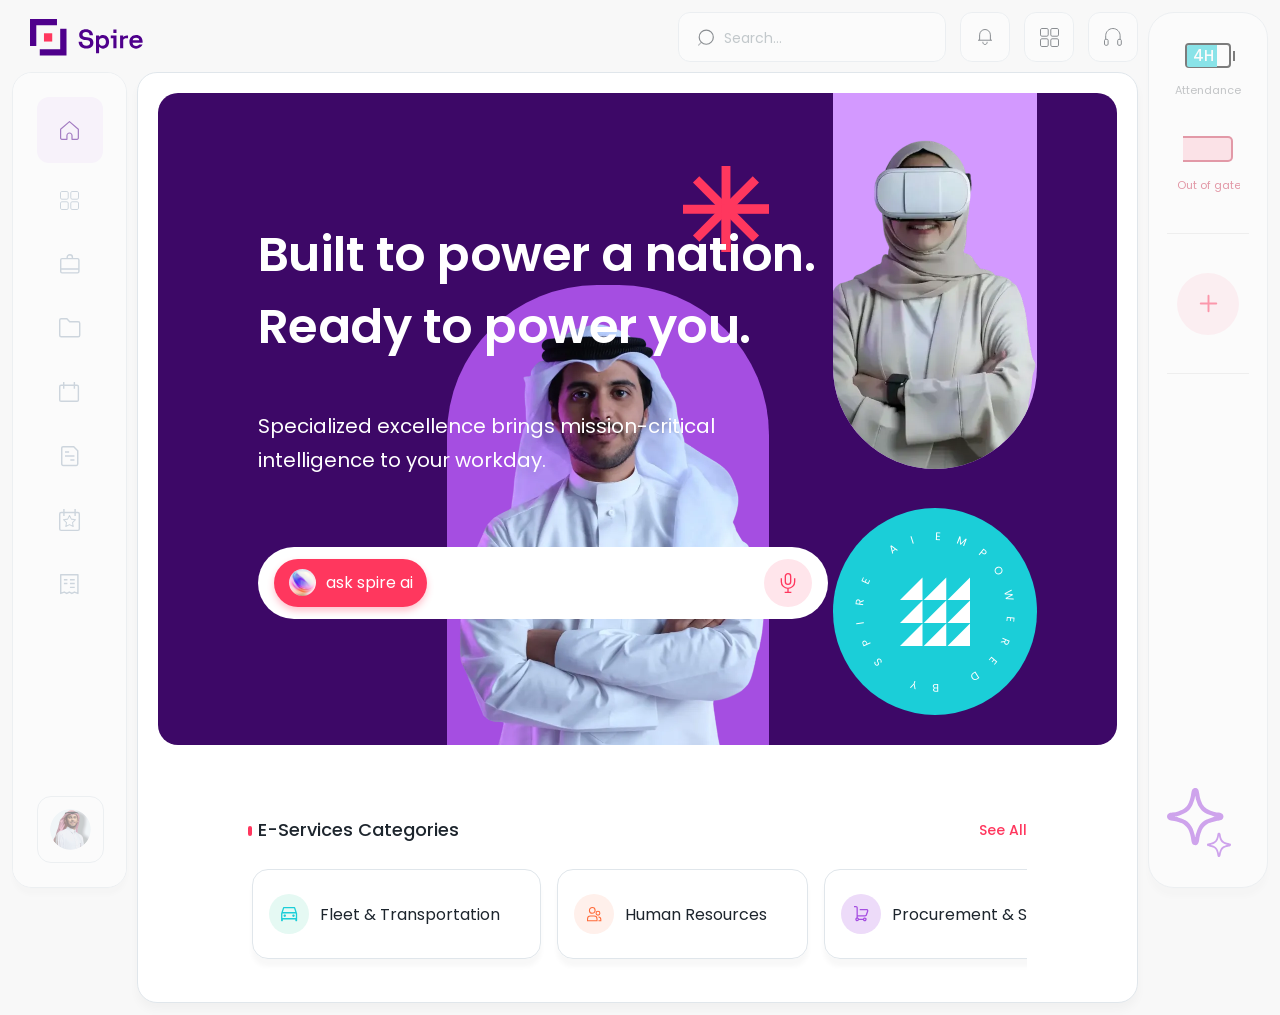
<file: index.html>
<!DOCTYPE html>
<html lang="en" dir="ltr">

<head>
    <meta charset="UTF-8">
    <meta name="viewport" content="width=device-width, initial-scale=1.0">
    <title>Spire | Home</title>
    <meta name="description" content="Spire employee portal: services, attendance and Spire AI assistant.">
    <meta name="theme-color" content="#4f008c">

    <link rel="preconnect" href="https://fonts.googleapis.com">
    <link rel="preconnect" href="https://fonts.gstatic.com" crossorigin>
    <link rel="stylesheet"
        href="https://fonts.googleapis.com/css2?family=Poppins:wght@100;200;300;400;500;600;700;800;900&display=swap">

    <link rel="icon" type="image/png" href="assets/favicon/favicon-96x96.png" sizes="96x96" />
    <link rel="icon" type="image/svg+xml" href="assets/favicon/favicon.svg" />
    <link rel="shortcut icon" href="assets/favicon/favicon.ico" />
    <link rel="apple-touch-icon" sizes="180x180" href="assets/favicon/apple-touch-icon.png" />
    <meta name="apple-mobile-web-app-title" content="Spire" />
    <link rel="manifest" href="assets/favicon/site.webmanifest" />

    <link rel="stylesheet" href="styles.css">
    <script src="js/navigation.js" defer></script>
    <script src="js/files-tray.js" defer></script>
    <script src="js/chat-demo.js" defer></script>
    <script src="js/ai-panel.js" defer></script>
    <script src="main.js" defer></script>
</head>

<body>
    <a class="skip-link" href="#main">Skip to main content</a>
    <div class="spire-wrapper">
        <div class="spr-content">
            <!-- ============ Header ============ -->
            <header class="spr-header" role="banner">
                <button class="btn btn-icon nav-toggle mobile-only" type="button" aria-label="Open navigation"
                    aria-controls="sidenav" aria-expanded="false">
                    <svg width="24" height="24" viewBox="0 0 24 24" fill="none" aria-hidden="true">
                        <path d="M4 6h16M4 12h16M4 18h11" stroke="currentColor" stroke-width="1.6" />
                    </svg>
                </button>
                <!-- Logo -->
                <a class="brand" href="#" aria-label="Spire home">
                    <picture>
                        <source media="(max-width: 1023.98px)" srcset="assets/logo-text.svg" width="70" height="30">
                        <img class="brand__logo" src="assets/spire-logo.svg" alt="" width="118" height="37">
                    </picture>
                </a>
                <!-- Header Toolbar -->
                <div class="header__toolbar">
                    <!-- Search -->
                    <form class="search desktop-only" role="search" action="#">
                        <label class="visually-hidden" for="site-search">Search</label>
                        <div class="search__field">
                            <svg class="search__icon" width="17" height="18" viewBox="0 0 17 18" fill="none"
                                aria-hidden="true" focusable="false">
                                <circle cx="7.49036" cy="7.49036" r="7.49036"
                                    transform="matrix(-1 0 0 1 16.2617 0.62499)" stroke="currentColor"
                                    stroke-width="1.24998" stroke-linecap="round" stroke-linejoin="round" />
                                <path opacity="0.6" d="M3.56165 13.714L0.624999 16.6431" stroke="currentColor"
                                    stroke-width="1.24998" stroke-linecap="round" stroke-linejoin="round" />
                            </svg>
                            <input class="search__input" id="site-search" type="search" name="q" placeholder="Search..."
                                autocomplete="off">
                        </div>
                    </form>

                    <!-- mobile: search -->
                    <button class="btn btn-icon mobile-only" type="button" aria-label="Search">
                        <svg width="17" height="18" viewBox="0 0 17 18" fill="none" aria-hidden="true"
                            focusable="false">
                            <circle cx="7.49036" cy="7.49036" r="7.49036" transform="matrix(-1 0 0 1 16.2617 0.62499)"
                                stroke="currentColor" stroke-width="1.24998" stroke-linecap="round"
                                stroke-linejoin="round" />
                            <path opacity="0.6" d="M3.56165 13.714L0.624999 16.6431" stroke="currentColor"
                                stroke-width="1.24998" stroke-linecap="round" stroke-linejoin="round" />
                        </svg>
                    </button>

                    <!-- Notification -->
                    <button class="btn btn-icon" type="button" aria-label="Notifications, 1 unread">
                        <svg width="14" height="16" viewBox="0 0 14 16" fill="none" aria-hidden="true"
                            focusable="false">
                            <path
                                d="M0 11.2143H14M1.61538 11.2143V5.85714C1.61538 2.89847 4.02616 0.5 7 0.5C9.97384 0.5 12.3846 2.89847 12.3846 5.85714V11.2143M4.84615 12.8214V13.3571C4.84615 14.5406 5.81046 15.5 7 15.5C8.18954 15.5 9.15385 14.5406 9.15385 13.3571V12.8214"
                                stroke="currentColor" />
                        </svg>
                    </button>

                    <!-- Apps -->
                    <button class="btn btn-icon desktop-only" type="button" aria-label="Apps">
                        <svg width="19" height="19" viewBox="0 0 19 19" fill="none" aria-hidden="true"
                            focusable="false">
                            <path
                                d="M6.92857 0.5H1.78571C1.07563 0.5 0.5 1.07563 0.5 1.78571V6.92857C0.5 7.63865 1.07563 8.21429 1.78571 8.21429H6.92857C7.63865 8.21429 8.21429 7.63865 8.21429 6.92857V1.78571C8.21429 1.07563 7.63865 0.5 6.92857 0.5Z"
                                stroke="currentColor" />
                            <path
                                d="M17.2143 0.5H12.0714C11.3613 0.5 10.7857 1.07563 10.7857 1.78571V6.92857C10.7857 7.63865 11.3613 8.21429 12.0714 8.21429H17.2143C17.9244 8.21429 18.5 7.63865 18.5 6.92857V1.78571C18.5 1.07563 17.9244 0.5 17.2143 0.5Z"
                                stroke="currentColor" />
                            <path
                                d="M17.2143 10.7857H12.0714C11.3613 10.7857 10.7857 11.3613 10.7857 12.0714V17.2143C10.7857 17.9244 11.3613 18.5 12.0714 18.5H17.2143C17.9244 18.5 18.5 17.9244 18.5 17.2143V12.0714C18.5 11.3613 17.9244 10.7857 17.2143 10.7857Z"
                                stroke="currentColor" />
                            <path
                                d="M6.92857 10.7857H1.78571C1.07563 10.7857 0.5 11.3613 0.5 12.0714V17.2143C0.5 17.9244 1.07563 18.5 1.78571 18.5H6.92857C7.63865 18.5 8.21429 17.9244 8.21429 17.2143V12.0714C8.21429 11.3613 7.63865 10.7857 6.92857 10.7857Z"
                                stroke="currentColor" />
                        </svg>
                    </button>

                    <!-- Support -->
                    <button class="btn btn-icon desktop-only" type="button" aria-label="Support">
                        <svg width="18" height="18" viewBox="0 0 18 18" fill="none" aria-hidden="true"
                            focusable="false">
                            <path
                                d="M1.7 11.3H2.9C3.56274 11.3 4.1 11.8373 4.1 12.5V16.1C4.1 16.7627 3.56274 17.3 2.9 17.3H1.7C1.03726 17.3 0.5 16.7627 0.5 16.1V12.5C0.5 11.8373 1.03726 11.3 1.7 11.3ZM1.7 11.3V7.7C1.7 3.72355 4.92355 0.5 8.9 0.5C12.8764 0.5 16.1 3.72355 16.1 7.7V11.3M16.1 11.3H14.9C14.2373 11.3 13.7 11.8373 13.7 12.5V16.1C13.7 16.7627 14.2373 17.3 14.9 17.3H16.1C16.7627 17.3 17.3 16.7627 17.3 16.1V12.5C17.3 11.8373 16.7627 11.3 16.1 11.3Z"
                                stroke="currentColor" />
                        </svg>
                    </button>

                    <!-- AI Chat -->
                    <button class="btn btn-icon mobile-only" type="button" aria-controls="ai-panel"
                        aria-expanded="false" aria-label="Open Spire AI" data-ai-open>
                        <img class="ai-open__orb" src="assets/images/ai-orb-lg.png" alt="" width="40" height="38">
                    </button>
                </div>
            </header>

            <div class="spr-main">
                <!-- ============ Side navigation ============ -->
                <nav class="spr-sidenav" id="sidenav" aria-label="Main navigation">
                    <div class="sidenav__head">
                        <img src="assets/logo-text.svg" alt="Spire" width="88" height="38">
                        <button class="sidenav__close" type="button" aria-label="Close navigation">
                            <svg width="24" height="24" viewBox="0 0 24 24" fill="none" aria-hidden="true">
                                <path d="m6 6 12 12M18 6 6 18" stroke="currentColor" stroke-width="2"
                                    stroke-linecap="round" />
                            </svg>
                        </button>
                    </div>
                    <!-- Nav links -->
                    <ul class="sidenav__list">
                        <li class="sidenav__item">
                            <a class="sidenav__link is-active" href="#" aria-current="page">
                                <svg class="sidenav__icon" width="19" height="19" viewBox="0 0 19 19" fill="none"
                                    aria-hidden="true" focusable="false">
                                    <path
                                        d="M9.47121 0.604546L9.86465 0.14554C9.63825 -0.0485134 9.30418 -0.0485134 9.07778 0.14554L9.47121 0.604546ZM0.604546 8.20455L0.211113 7.74554L1.19209e-07 7.92649V8.20455H0.604546ZM6.93788 18.3379V18.9424C7.27176 18.9424 7.54242 18.6718 7.54242 18.3379H6.93788ZM12.0045 18.3379H11.4C11.4 18.6718 11.6707 18.9424 12.0045 18.9424V18.3379ZM18.3379 8.20455H18.9424V7.92649L18.7313 7.74554L18.3379 8.20455ZM1.87121 18.3379V18.9424H6.93788V18.3379V17.7333H1.87121V18.3379ZM18.3379 8.20455L18.7313 7.74554L9.86465 0.14554L9.47121 0.604546L9.07778 1.06355L17.9444 8.66355L18.3379 8.20455ZM9.47121 0.604546L9.07778 0.14554L0.211113 7.74554L0.604546 8.20455L0.997979 8.66355L9.86465 1.06355L9.47121 0.604546ZM6.93788 18.3379H7.54242V14.5379H6.93788H6.33333V18.3379H6.93788ZM12.0045 14.5379H11.4V18.3379H12.0045H12.6091V14.5379H12.0045ZM12.0045 18.3379V18.9424H17.0712V18.3379V17.7333H12.0045V18.3379ZM18.3379 17.0712H18.9424V8.20455H18.3379H17.7333V17.0712H18.3379ZM0.604546 8.20455H1.19209e-07V17.0712H0.604546H1.20909V8.20455H0.604546ZM9.47121 12.0045V12.6091C10.5365 12.6091 11.4 13.4726 11.4 14.5379H12.0045H12.6091C12.6091 12.8049 11.2042 11.4 9.47121 11.4V12.0045ZM9.47121 12.0045V11.4C7.73821 11.4 6.33333 12.8049 6.33333 14.5379H6.93788H7.54242C7.54242 13.4726 8.40597 12.6091 9.47121 12.6091V12.0045ZM17.0712 18.3379V18.9424C18.1047 18.9424 18.9424 18.1047 18.9424 17.0712H18.3379H17.7333C17.7333 17.4369 17.4369 17.7333 17.0712 17.7333V18.3379ZM1.87121 18.3379V17.7333C1.50553 17.7333 1.20909 17.4369 1.20909 17.0712H0.604546H1.19209e-07C1.19209e-07 18.1047 0.83777 18.9424 1.87121 18.9424V18.3379Z"
                                        fill="currentColor" />
                                </svg>
                                <span class="sidenav__label">Home</span>
                            </a>
                        </li>
                        <li class="sidenav__item">
                            <a class="sidenav__link" href="#">
                                <svg class="sidenav__icon" width="19" height="19" viewBox="0 0 19 19" fill="none"
                                    aria-hidden="true" focusable="false">
                                    <path
                                        d="M6.92857 0.5H1.78571C1.07563 0.5 0.5 1.07563 0.5 1.78571V6.92857C0.5 7.63865 1.07563 8.21429 1.78571 8.21429H6.92857C7.63865 8.21429 8.21429 7.63865 8.21429 6.92857V1.78571C8.21429 1.07563 7.63865 0.5 6.92857 0.5Z"
                                        stroke="currentColor" />
                                    <path
                                        d="M17.2143 0.5H12.0714C11.3613 0.5 10.7857 1.07563 10.7857 1.78571V6.92857C10.7857 7.63865 11.3613 8.21429 12.0714 8.21429H17.2143C17.9244 8.21429 18.5 7.63865 18.5 6.92857V1.78571C18.5 1.07563 17.9244 0.5 17.2143 0.5Z"
                                        stroke="currentColor" />
                                    <path
                                        d="M17.2143 10.7857H12.0714C11.3613 10.7857 10.7857 11.3613 10.7857 12.0714V17.2143C10.7857 17.9244 11.3613 18.5 12.0714 18.5H17.2143C17.9244 18.5 18.5 17.9244 18.5 17.2143V12.0714C18.5 11.3613 17.9244 10.7857 17.2143 10.7857Z"
                                        stroke="currentColor" />
                                    <path
                                        d="M6.92857 10.7857H1.78571C1.07563 10.7857 0.5 11.3613 0.5 12.0714V17.2143C0.5 17.9244 1.07563 18.5 1.78571 18.5H6.92857C7.63865 18.5 8.21429 17.9244 8.21429 17.2143V12.0714C8.21429 11.3613 7.63865 10.7857 6.92857 10.7857Z"
                                        stroke="currentColor" />
                                </svg>
                                <span class="sidenav__label">Dashboard</span>
                            </a>
                        </li>
                        <li class="sidenav__item">
                            <a class="sidenav__link" href="#">
                                <svg class="sidenav__icon" width="20" height="20" viewBox="0 0 20 20" fill="none"
                                    aria-hidden="true" focusable="false">
                                    <path
                                        d="M7.20909 3.95908V3.30908C7.20909 1.87314 8.37315 0.709076 9.80909 0.709076C11.245 0.709076 12.4091 1.87314 12.4091 3.30908V3.95908M0.709091 15.0091H18.9091M2.00909 4.60908H17.6091C18.3271 4.60908 18.9091 5.19111 18.9091 5.90908V17.6091C18.9091 18.327 18.3271 18.9091 17.6091 18.9091H2.00909C1.29112 18.9091 0.709091 18.327 0.709091 17.6091V5.90908C0.709091 5.19111 1.29112 4.60908 2.00909 4.60908Z"
                                        stroke="currentColor" stroke-width="1.41818" />
                                </svg>
                                <span class="sidenav__label">Work</span>
                            </a>
                        </li>
                        <li class="sidenav__item">
                            <a class="sidenav__link" href="#">
                                <svg class="sidenav__icon" width="22" height="20" viewBox="0 0 22 20" fill="none"
                                    aria-hidden="true" focusable="false">
                                    <path
                                        d="M0.714996 17.215V2.215C0.714996 1.38657 1.35459 0.714996 2.14357 0.714996H7.85785L10.715 3.715H19.2864C20.0754 3.715 20.715 4.38657 20.715 5.215V17.215C20.715 18.0434 20.0754 18.715 19.2864 18.715H2.14357C1.35459 18.715 0.714996 18.0434 0.714996 17.215Z"
                                        stroke="currentColor" stroke-width="1.43" />
                                </svg>
                                <span class="sidenav__label">Files</span>
                            </a>
                        </li>
                        <li class="sidenav__item">
                            <a class="sidenav__link" href="#">
                                <svg class="sidenav__icon" width="21" height="21" viewBox="0 0 21 21" fill="none"
                                    aria-hidden="true" focusable="false">
                                    <path
                                        d="M4.715 0V6.66667M15.3817 0V6.66667M2.04833 3.33333H18.0483C18.7847 3.33333 19.3817 3.93029 19.3817 4.66667V18C19.3817 18.7364 18.7847 19.3333 18.0483 19.3333H2.04833C1.31195 19.3333 0.714996 18.7364 0.714996 18V4.66667C0.714996 3.93029 1.31195 3.33333 2.04833 3.33333Z"
                                        stroke="currentColor" stroke-width="1.43" />
                                </svg>
                                <span class="sidenav__label">Attendance</span>
                            </a>
                        </li>
                        <li class="sidenav__item">
                            <a class="sidenav__link" href="#">
                                <svg class="sidenav__icon" width="18" height="21" viewBox="0 0 18 21" fill="none"
                                    aria-hidden="true" focusable="false">
                                    <path
                                        d="M4.73333 10.0667H12.7333M10.0667 14.0667H12.7333M4.73333 6.06667H7.4M15.4 19.4H2.06666C1.33028 19.4 0.73333 18.803 0.73333 18.0667V2.06667C0.73333 1.33029 1.33028 0.733337 2.06666 0.733337H12.7333L16.7333 4.73334V18.0667C16.7333 18.803 16.1364 19.4 15.4 19.4Z"
                                        stroke="currentColor" stroke-width="1.46667" stroke-linecap="square" />
                                </svg>
                                <span class="sidenav__label">Requests</span>
                            </a>
                        </li>
                        <li class="sidenav__item">
                            <a class="sidenav__link" href="#">
                                <svg class="sidenav__icon" width="22" height="23" viewBox="0 0 22 23" fill="none"
                                    aria-hidden="true" focusable="false">
                                    <path
                                        d="M4.91 0V7M16.11 0V7M2.11 3.5H18.91C19.6832 3.5 20.31 4.1268 20.31 4.9V20.0053C20.31 20.7785 19.6832 21.4053 18.91 21.4053H2.11C1.3368 21.4053 0.709999 20.7785 0.709999 20.0053L0.709999 4.9C0.709999 4.1268 1.3368 3.5 2.11 3.5Z"
                                        stroke="currentColor" stroke-width="1.42" />
                                    <path
                                        d="M10.5088 15.6208L6.80044 17.5L7.50883 13.5198L4.50883 10.7014L8.65463 10.1211L10.5088 6.5L12.363 10.1211L16.5088 10.7014L13.5088 13.5198L14.2172 17.5L10.5088 15.6208Z"
                                        stroke="currentColor" stroke-width="1.01818" stroke-linecap="round"
                                        stroke-linejoin="round" />
                                </svg>
                                <span class="sidenav__label">Events</span>
                            </a>
                        </li>
                        <li class="sidenav__item">
                            <a class="sidenav__link" href="#">
                                <svg class="sidenav__icon" width="19" height="21" viewBox="0 0 19 21" fill="none"
                                    aria-hidden="true" focusable="false">
                                    <path
                                        d="M3.88166 5.78169H7.415M9.94833 5.78169H14.7483M3.88166 9.58169H7.415M9.94833 9.58169H14.7483M9.94833 13.3817H14.7483M0.714996 0.715027H17.915V19.4484L14.3817 18.0822L11.8483 19.4484L9.315 18.0822L6.78166 19.4484L4.24833 18.0822L0.714996 19.4484L0.714996 0.715027Z"
                                        stroke="currentColor" stroke-width="1.43" stroke-linejoin="round" />
                                </svg>
                                <span class="sidenav__label">Payslips</span>
                            </a>
                        </li>
                    </ul>

                    <!-- Profile -->
                    <a class="sidenav__profile" href="#">
                        <img class="sidenav__avatar" src="assets/images/avatar.png" alt="" width="41" height="41">
                        <span class="sidenav__user">
                            <span class="sidenav__user-name">Ahmed</span>
                            <span class="sidenav__user-meta">View profile</span>
                        </span>
                    </a>
                </nav>
                <!-- ============ Main content ============ -->
                <main class="content-wrapper" id="main" tabindex="-1">
                    <!-- ======= Hero ======= -->
                    <section class="hero">
                        <div class="hero__content">
                            <h1 class="hero__title">
                                <span class="hero__line">Built to power a nation.</span>
                                <span class="hero__line">Ready to power you.</span>
                            </h1>
                            <p class="hero__copy">
                                <span class="hero__line">Specialized excellence brings</span>
                                <span class="hero__line">mission-critical</span>
                                <span class="hero__line">intelligence to your workday.</span>
                            </p>

                            <form class="ask" action="#">
                                <button class="ask__cta" type="submit" aria-controls="ai-panel" aria-expanded="false">
                                    <img class="ask__orb" src="assets/images/ai-orb-sm.png" alt="" width="27"
                                        height="27">
                                    <span>ask spire ai</span>
                                </button>
                                <label class="visually-hidden" for="hero-ask">Ask Spire AI a question</label>
                                <input class="ask__input" id="hero-ask" name="message" type="text" autocomplete="off">
                                <button class="ask__mic" type="button" aria-label="Ask by voice">
                                    <img src="assets/icons/mic.svg" alt="" width="20" height="20">
                                </button>
                            </form>
                        </div>

                        <div class="hero__art" aria-hidden="true">
                            <img class="hero__asterisk" src="assets/icons/asterisk.svg" alt="" width="86" height="86">

                            <div class="arch arch--man">
                                <img class="arch__photo" src="assets/images/hero-man.webp" alt="" width="506"
                                    height="675">
                            </div>

                            <div class="arch arch--woman">
                                <img class="arch__photo" src="assets/images/hero-woman.webp" alt="" width="525"
                                    height="394" loading="lazy">
                            </div>

                            <div class="badge">
                                <svg class="badge__ring" viewBox="0 0 160 160" width="160" height="160"
                                    focusable="false">
                                    <defs>
                                        <path id="badge-circle" d="M80 80m0-72a72 72 0 1 1 0 144a72 72 0 1 1 0-144" />
                                    </defs>
                                    <text class="badge__text">
                                        <textPath href="#badge-circle" textLength="431" lengthAdjust="spacing">EMPOWERED
                                            BY SPIRE AI</textPath>
                                    </text>
                                </svg>
                                <span class="badge__logo">
                                    <img src="assets/icons/badge-triangles.svg" alt="" width="70" height="23">
                                    <img src="assets/icons/badge-triangles.svg" alt="" width="70" height="23">
                                    <img src="assets/icons/badge-triangles.svg" alt="" width="70" height="23">
                                </span>
                            </div>
                        </div>
                    </section>
                    <!-- ======= E-Services Categories ======= -->
                    <section class="services">
                        <div class="services__header">
                            <h2 class="services__title">E-Services Categories</h2>
                            <a class="services__all" href="#">See All</a>
                        </div>
                        <ul class="services__list">
                            <li class="services__item">
                                <a class="service-card card-fleet" href="#">
                                    <span class="card__icon">
                                        <img src="assets/icons/cat-car.svg" alt="" width="17" height="15">
                                    </span>
                                    <span class="card__label">Fleet &amp; Transportation</span>
                                </a>
                            </li>
                            <li class="services__item">
                                <a class="service-card card-hr" href="#">
                                    <span class="card__icon">
                                        <img src="assets/icons/cat-group.svg" alt="" width="15" height="15">
                                    </span>
                                    <span class="card__label">Human Resources</span>
                                </a>
                            </li>
                            <li class="services__item">
                                <a class="service-card card-procurement" href="#">
                                    <span class="card__icon">
                                        <img src="assets/icons/cat-cart.svg" alt="" width="15" height="16">
                                    </span>
                                    <span class="card__label">Procurement &amp; Sourcing</span>
                                </a>
                            </li>
                            <li class="services__item">
                                <a class="service-card card-logistics" href="#">
                                    <span class="card__icon">
                                        <img src="assets/icons/cat-fleet.svg" alt="" width="17" height="11">
                                    </span>
                                    <span class="card__label">Logistics &amp; Inventory</span>
                                </a>
                            </li>
                            <li class="services__item">
                                <a class="service-card card-hr" href="#">
                                    <span class="card__icon">
                                        <img src="assets/icons/cat-group.svg" alt="" width="15" height="15">
                                    </span>
                                    <span class="card__label">Human Resources</span>
                                </a>
                            </li>
                        </ul>
                    </section>
                </main>
            </div>
        </div>

        <!-- ============ AI rail (collapsed side panel) ============ -->
        <aside class="spr-ai" id="ai-panel" aria-label="Spire AI">
            <section class="panel-widgets">
                <div class="panel__content">
                    <div class="panel__widgets">
                        <div class="panel__widget">
                            <span class="battery">
                                <span class="battery__fill"></span>
                                <span class="battery__value">4H</span>
                            </span>
                            <span class="widget__label">Attendance</span>
                        </div>
                        <div class="panel__widget panel__widget--alert">
                            <span class="gate"></span>
                            <span class="ticker">
                                <span class="ticker__track">
                                    <span class="ticker__group">
                                        <span>Out of gate</span>
                                        <span class="ticker__alert"><img class="ticker__alert-icon"
                                                src="assets/icons/exclamation.svg" alt="" width="18"
                                                height="18">Needs
                                            attention, No additional hours logged</span>
                                    </span>
                                    <!-- Ticker loop copy -->
                                    <span class="ticker__group" aria-hidden="true">
                                        <span>Out of gate</span>
                                        <span class="ticker__alert"><img class="ticker__alert-icon"
                                                src="assets/icons/exclamation.svg" alt="" width="18"
                                                height="18">Needs
                                            attention, No additional hours logged</span>
                                    </span>
                                </span>
                            </span>
                        </div>
                    </div>

                    <div class="widget__actions">
                        <button class="widget__add" type="button" aria-label="Open Spire AI" aria-controls="ai-panel"
                            aria-expanded="false">
                            <img class="widget__add-icon" src="assets/icons/plus.svg" alt="" width="31" height="31">
                        </button>
                    </div>
                </div>
                <div class="panel__art">
                    <img class="panel__art-image" src="assets/icons/sparkle.svg" alt="" width="64" height="69">
                </div>
            </section>

            <section class="panel-chat" aria-hidden="true">
                <div class="chat__head">
                    <div class="head__title">
                        <img class="panel__spark" src="assets/icons/spark.svg" alt="" width="38" height="38">
                        <img class="panel__orb mobile-only" src="assets/images/ai-orb-m.png" alt="" width="27"
                            height="27">

                        <div class="head__content">
                            <h2 class="head__heading">
                                Spire AI
                                <span class="tag">Beta</span>
                            </h2>
                            <p class="head__description">Session message</p>
                        </div>
                    </div>

                    <button class="panel__close" type="button" aria-label="Close Spire AI" data-ai-close>
                        <img class="panel__close-collapse directional-icon" src="assets/icons/panel-collapse.svg"
                            alt="" width="24" height="18">
                        <img class="panel__close-x  mobile-only" src="assets/icons/close.svg" alt="" width="17"
                            height="17">
                    </button>
                </div>
                <button class="panel__back mobile-only" type="button" aria-label="Back to Spire AI welcome"
                    data-ai-back>
                    <svg class="panel__back-icon directional-icon" width="16" height="16" viewBox="0 0 24 24"
                        fill="none" aria-hidden="true">
                        <path d="m14 6-6 6 6 6" stroke="currentColor" stroke-width="1.5"
                            stroke-linecap="round" stroke-linejoin="round" />
                    </svg>
                </button>
                <div class="chat__content">

                    <ol class="msgs__list" role="log" aria-label="Conversation with Spire AI" aria-live="polite"
                        aria-relevant="additions" tabindex="0"></ol>
                </div>
                <div class="chat__footer">
                    <div class="files-wrapper" data-files aria-hidden="true" inert>
                        <div class="files-box">
                            <button class="files__head" type="button" aria-expanded="false"
                                aria-controls="ai-files-list" data-files-toggle>
                                <span data-files-count>6 files loaded into context</span>
                                <span class="ai-files__chevron" aria-hidden="true">
                                    <svg width="10" height="6" viewBox="0 0 10 6" fill="none" focusable="false">
                                        <path d="M1 5l4-4 4 4" stroke="currentColor" stroke-width="1.2"
                                            stroke-linecap="round" stroke-linejoin="round" />
                                    </svg>
                                </span>
                            </button>

                            <ul class="files__list" id="ai-files-list" aria-label="Files in context" hidden>
                                <li>
                                    <label class="file">
                                        <span class="file__head">
                                            <span class="file__type file__type--doc">
                                                <img src="assets/icons/file-doc.svg" alt="DOC" width="22" height="22">
                                            </span>
                                            <span class="file__info">
                                                <span class="file__name">Data Governance Policy</span>
                                                <span class="file__time">3:30pm</span>
                                            </span>
                                        </span>
                                        <input class="switch" type="checkbox" role="switch" checked>
                                    </label>
                                </li>
                                <li>
                                    <label class="file">
                                        <span class="file__head">
                                            <span class="file__type file__type--csv">
                                                <img src="assets/icons/file-csv.svg" alt="CSV" width="22" height="22">
                                            </span>
                                            <span class="file__info">
                                                <span class="file__name">Data Governance Policy</span>
                                                <span class="file__time">3:30pm</span>
                                            </span>
                                        </span>
                                        <input class="switch" type="checkbox" role="switch" checked>
                                    </label>
                                </li>
                                <li>
                                    <label class="file">
                                        <span class="file__head">
                                            <span class="file__type file__type--doc">
                                                <img src="assets/icons/file-doc.svg" alt="DOC" width="22" height="22">
                                            </span>
                                            <span class="file__info">
                                                <span class="file__name">Data Governance Policy</span>
                                                <span class="file__time">3:30pm</span>
                                            </span>
                                        </span>
                                        <input class="switch" type="checkbox" role="switch" checked>
                                    </label>
                                </li>
                                <li>
                                    <label class="file">
                                        <span class="file__head">
                                            <span class="file__type file__type--ppt">
                                                <img src="assets/icons/file-ppt.svg" alt="PPT" width="22" height="22">
                                            </span>
                                            <span class="file__info">
                                                <span class="file__name">Data Governance Policy</span>
                                                <span class="file__time">3:30pm</span>
                                            </span>
                                        </span>
                                        <input class="switch" type="checkbox" role="switch" checked>
                                    </label>
                                </li>
                                <li>
                                    <label class="file">
                                        <span class="file__head">
                                            <span class="file__type file__type--ppt">
                                                <img src="assets/icons/file-ppt.svg" alt="PPT" width="22" height="22">
                                            </span>
                                            <span class="file__info">
                                                <span class="file__name">Data Governance Policy</span>
                                                <span class="file__time">3:30pm</span>
                                            </span>
                                        </span>
                                        <input class="switch" type="checkbox" role="switch" checked>
                                    </label>
                                </li>
                                <li>
                                    <label class="file">
                                        <span class="file__head">
                                            <span class="file__type file__type--doc">
                                                <img src="assets/icons/file-doc.svg" alt="DOC" width="22" height="22">
                                            </span>
                                            <span class="file__info">
                                                <span class="file__name">Data Governance Policy</span>
                                                <span class="file__time">3:30pm</span>
                                            </span>
                                        </span>
                                        <input class="switch" type="checkbox" role="switch" checked>
                                    </label>
                                </li>
                            </ul>
                        </div>
                    </div>
                    <form class="composer" action="#">
                        <input class="composer__input" id="ai-input" name="message" type="text"
                            placeholder="ask spire AI" autocomplete="off" aria-label="Message Spire AI">
                        <div class="composer__actions">
                            <button class="composer__mic" type="button" aria-label="Ask by voice">
                                <img src="assets/icons/mic-sm.svg" alt="" width="18" height="18">
                            </button>
                            <button class="composer__send" type="submit" aria-label="Send message">
                                <img src="assets/icons/arrow-long-up.svg" alt="" width="13" height="18">
                            </button>

                        </div>
                    </form>
                </div>
            </section>

            <section class="panel-welcome" aria-hidden="true">
                <div class="welcome__head">
                    <div class="welcome__brand">
                        <img class="welcome__brand-icon" src="assets/images/ai-orb-m.png" alt="" width="27" height="27">
                        <h2 class="welcome__brand-title">Spire AI</h2>
                    </div>
                    <button class="panel__close welcome__close" type="button" aria-label="Close Spire AI" data-ai-close>
                        <img src="assets/icons/close.svg" alt="" width="17" height="17">
                    </button>
                </div>

                <div class="welcome__tools" role="group" aria-label="Spire AI shortcuts">
                    <div class="welcome__widgets">
                        <div class="panel__widget">
                            <span class="battery">
                                <span class="battery__fill"></span>
                                <span class="battery__value">4H</span>
                            </span>
                            <span class="widget__label">Attendance</span>
                        </div>
                        <div class="panel__widget panel__widget--alert">
                            <span class="bars" aria-hidden="true">
                                <span class="bars__bar bars__bar--in"></span>
                                <span class="bars__bar bars__bar--out"></span>
                            </span>
                            <span class="widget__label">Out of gate</span>
                        </div>
                    </div>
                    <button class="welcome__add" type="button" aria-label="Add a Spire AI shortcut">
                        <img src="assets/icons/plus-m.svg" alt="" width="27" height="27">
                    </button>
                </div>

                <div class="panel__content">
                    <div class="panel__welcome">
                        <img class="panel__orb" src="assets/images/ai-orb-lg.png" alt="" width="64" height="61">
                        <h2 class="panel__welcome-title">Welcome back, Ahmed.</h2>
                        <p class="panel__welcome-copy">How may I assist you?</p>
                    </div>
                </div>

                <form class="composer welcome__composer" action="#">
                    <label class="visually-hidden" for="welcome-ai-input">Message Spire AI</label>
                    <input class="composer__input" id="welcome-ai-input" name="message" type="text"
                        placeholder="ask spire AI" autocomplete="off">
                    <div class="composer__actions">
                        <button class="composer__mic" type="button" aria-label="Ask by voice">
                            <img src="assets/icons/mic-sm.svg" alt="" width="18" height="18">
                        </button>
                        <button class="composer__send" type="submit" aria-label="Send message">
                            <img src="assets/icons/arrow-long-up.svg" alt="" width="13" height="18">
                        </button>
                    </div>
                </form>
            </section>
        </aside>
    </div>

    <div class="nav-backdrop" aria-hidden="true"></div>
    <div class="ai-backdrop" aria-hidden="true"></div>

    <!-- ============ Chat templates ============ -->
    <!-- User message -->
    <template id="tpl-user-msg">
        <li class="msg msg--user">
            <div class="msg__bubble">
                <img class="msg__icon" src="assets/icons/doc.svg" alt="" width="15" height="15" hidden="">
                <span class="msg__text"></span>
            </div>
        </li>
    </template>

    <!-- Thinking -->
    <template id="tpl-thinking">
        <li class="msg msg--thinking">
            <img class="msg__thinking-icon" src="assets/icons/thinking.svg" alt="" width="16" height="16">
            <span>Thinking<span class="dots" aria-hidden="true"><span class="dots__dot">.</span><span
                        class="dots__dot">.</span><span class="dots__dot">.</span></span></span>
        </li>
    </template>

    <!-- AI answer -->
    <template id="tpl-ai-msg">
        <li class="msg msg--ai">
            <div class="msg__bubble">
                <span class="msg__text">
                    Based on <strong>HR policy</strong> you are eligible for submitting a compensation
                    request through Fusion
                    platform, in accordance with the following
                    <span class="cites" data-cites=""></span>
                </span>
            </div>
            <ul class="msg__actions" data-actions></ul>
        </li>
    </template>

    <!-- Sources toggle -->
    <template id="tpl-sources-toggle">
        <button class="cite-more" type="button" aria-expanded="false" data-sources-toggle>
            <span class="cite-more__dots" aria-hidden="true">&bull;&bull;&bull;</span>
            <svg class="cite-more__chev directional-icon" width="5" height="8" viewBox="0 0 5 8" fill="none"
                aria-hidden="true" focusable="false">
                <path d="M3.70715 0.707031L0.707153 3.70703L3.70715 6.70703" stroke="currentColor"
                    stroke-linecap="square" />
            </svg>
        </button>
    </template>

    <!-- Suggestion chip -->
    <template id="tpl-chip">
        <li class="msg msg--ai">
            <button class="chip" type="button" data-suggest>
                <img class="chip__icon" src="assets/icons/doc.svg" alt="" width="15" height="15">
                <span class="chip__text"></span>
            </button>
        </li>
    </template>

</body>

</html>
</file>
<file: styles.css>
@layer reset, base, layout, components, features, utilities;

@import url("./css/foundation.css");
@import url("./css/shell.css");
@import url("./css/home.css");
@import url("./css/ai.css");
</file>
